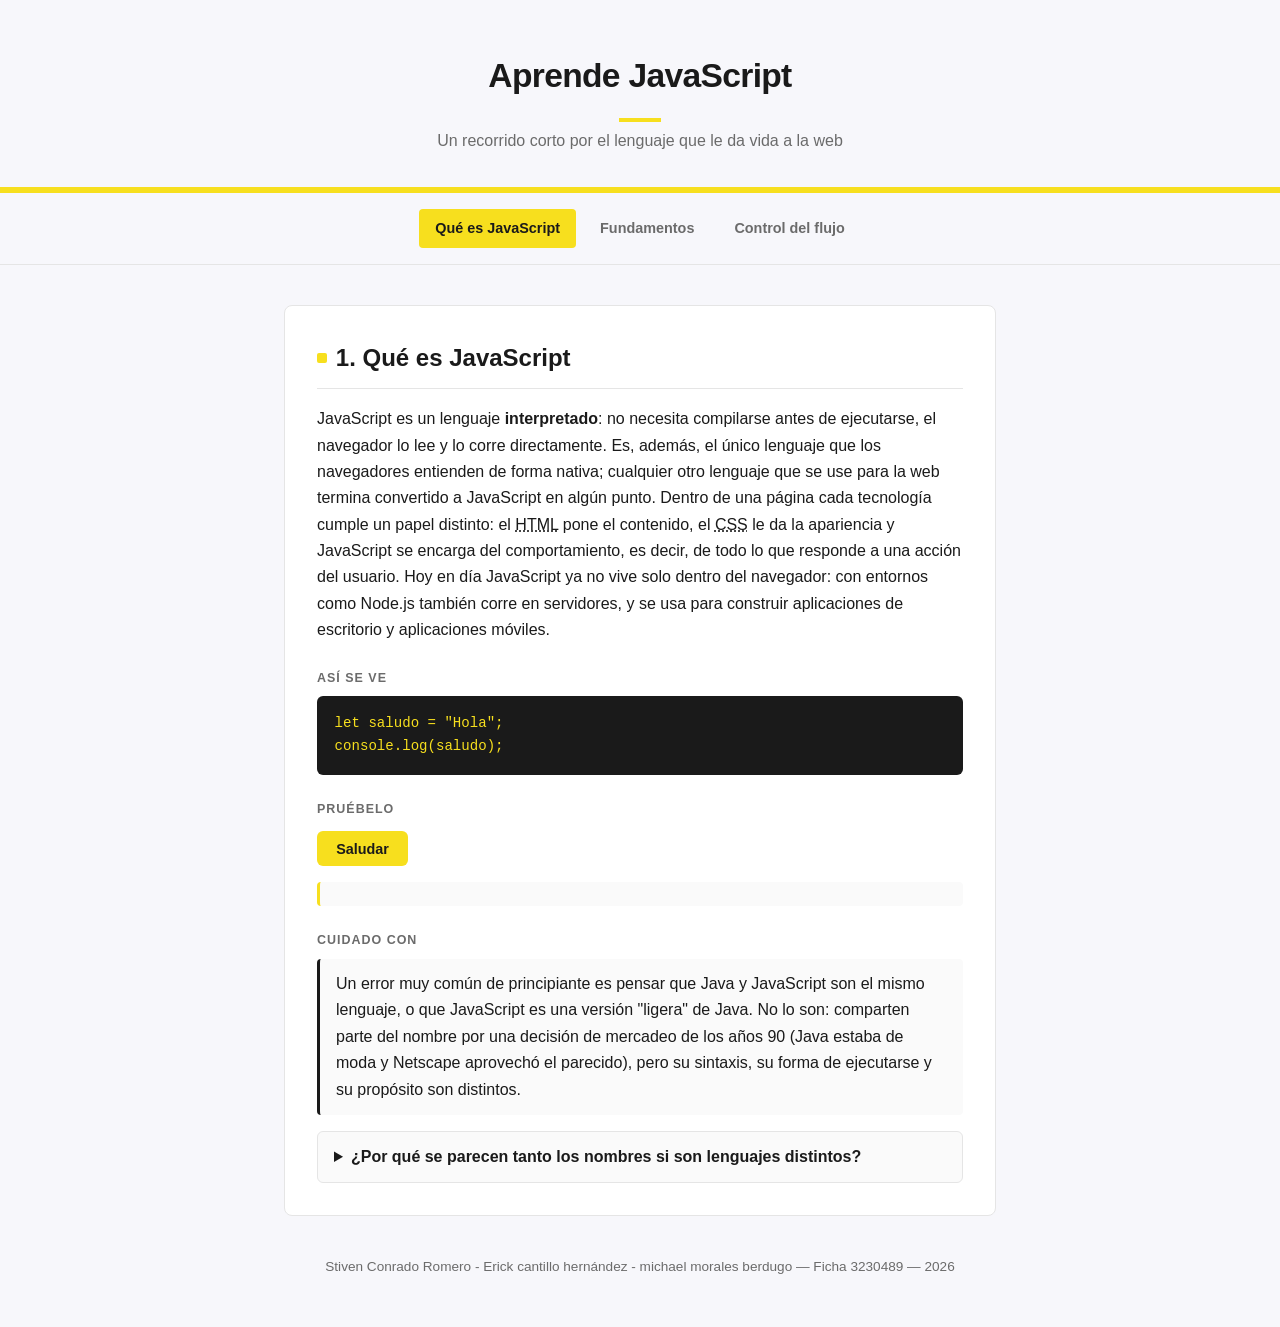
<file: index.html>
<!DOCTYPE html>
<html lang="es">
<head>
  <meta charset="UTF-8">
  <meta name="viewport" content="width=device-width, initial-scale=1.0">
  <title>Aprende JavaScript — Qué es JavaScript</title>
  <link rel="stylesheet" href="css/estilos.css">
  <script src="js/script.js" defer></script>
</head>
<body>

  <header class="cabecera">
    <h1>Aprende JavaScript</h1>
    <p class="lema">Un recorrido corto por el lenguaje que le da vida a la web</p>
  </header>

  <nav class="menu">
    <a href="index.html" class="activo">Qué es JavaScript</a>
    <a href="fundamentos.html">Fundamentos</a>
    <a href="control.html">Control del flujo</a>
  </nav>

  <main>

    <section id="tema-que-es" class="tema">
      <h2>1. Qué es JavaScript</h2>

      <!-- ① La explicación -->
      <p>
        JavaScript es un lenguaje <strong>interpretado</strong>: no necesita compilarse antes de
        ejecutarse, el navegador lo lee y lo corre directamente. Es, además, el único lenguaje que
        los navegadores entienden de forma nativa; cualquier otro lenguaje que se use para la web
        termina convertido a JavaScript en algún punto. Dentro de una página cada tecnología
        cumple un papel distinto: el <abbr title="HyperText Markup Language">HTML</abbr> pone el
        contenido, el <abbr title="Cascading Style Sheets">CSS</abbr> le da la apariencia y
        JavaScript se encarga del comportamiento, es decir, de todo lo que responde a una acción
        del usuario. Hoy en día JavaScript ya no vive solo dentro del navegador: con entornos como
        Node.js también corre en servidores, y se usa para construir aplicaciones de escritorio y
        aplicaciones móviles.
      </p>

      <!-- ② El código que se LEE -->
      <h3>Así se ve</h3>
      <pre><code>let saludo = "Hola";
console.log(saludo);</code></pre>

      <!-- ③ El código que se EJECUTA -->
      <h3>Pruébelo</h3>
      <button id="btnSaludo" aria-pressed="false">Saludar</button>
      <p id="salidaSaludo" class="salida"></p>

      <!-- ④ El error frecuente -->
      <h3>Cuidado con</h3>
      <p class="aviso">
        Un error muy común de principiante es pensar que Java y JavaScript son el mismo lenguaje,
        o que JavaScript es una versión "ligera" de Java. No lo son: comparten parte del nombre
        por una decisión de mercadeo de los años 90 (Java estaba de moda y Netscape aprovechó el
        parecido), pero su sintaxis, su forma de ejecutarse y su propósito son distintos.
      </p>

      <details>
        <summary>¿Por qué se parecen tanto los nombres si son lenguajes distintos?</summary>
        <p>
          JavaScript se llamó originalmente <em>LiveScript</em>. Netscape lo renombró a
          JavaScript como estrategia comercial, aprovechando la popularidad que Java tenía en ese
          momento, aunque el diseño interno de ambos lenguajes no tiene relación directa.
        </p>
      </details>

    </section>

  </main>

  <footer class="pie">
    <p>Stiven Conrado Romero - Erick cantillo hernández - michael morales berdugo — Ficha 3230489 — <span id="anio"></span></p>
  </footer>

</body>
</html>
</file>
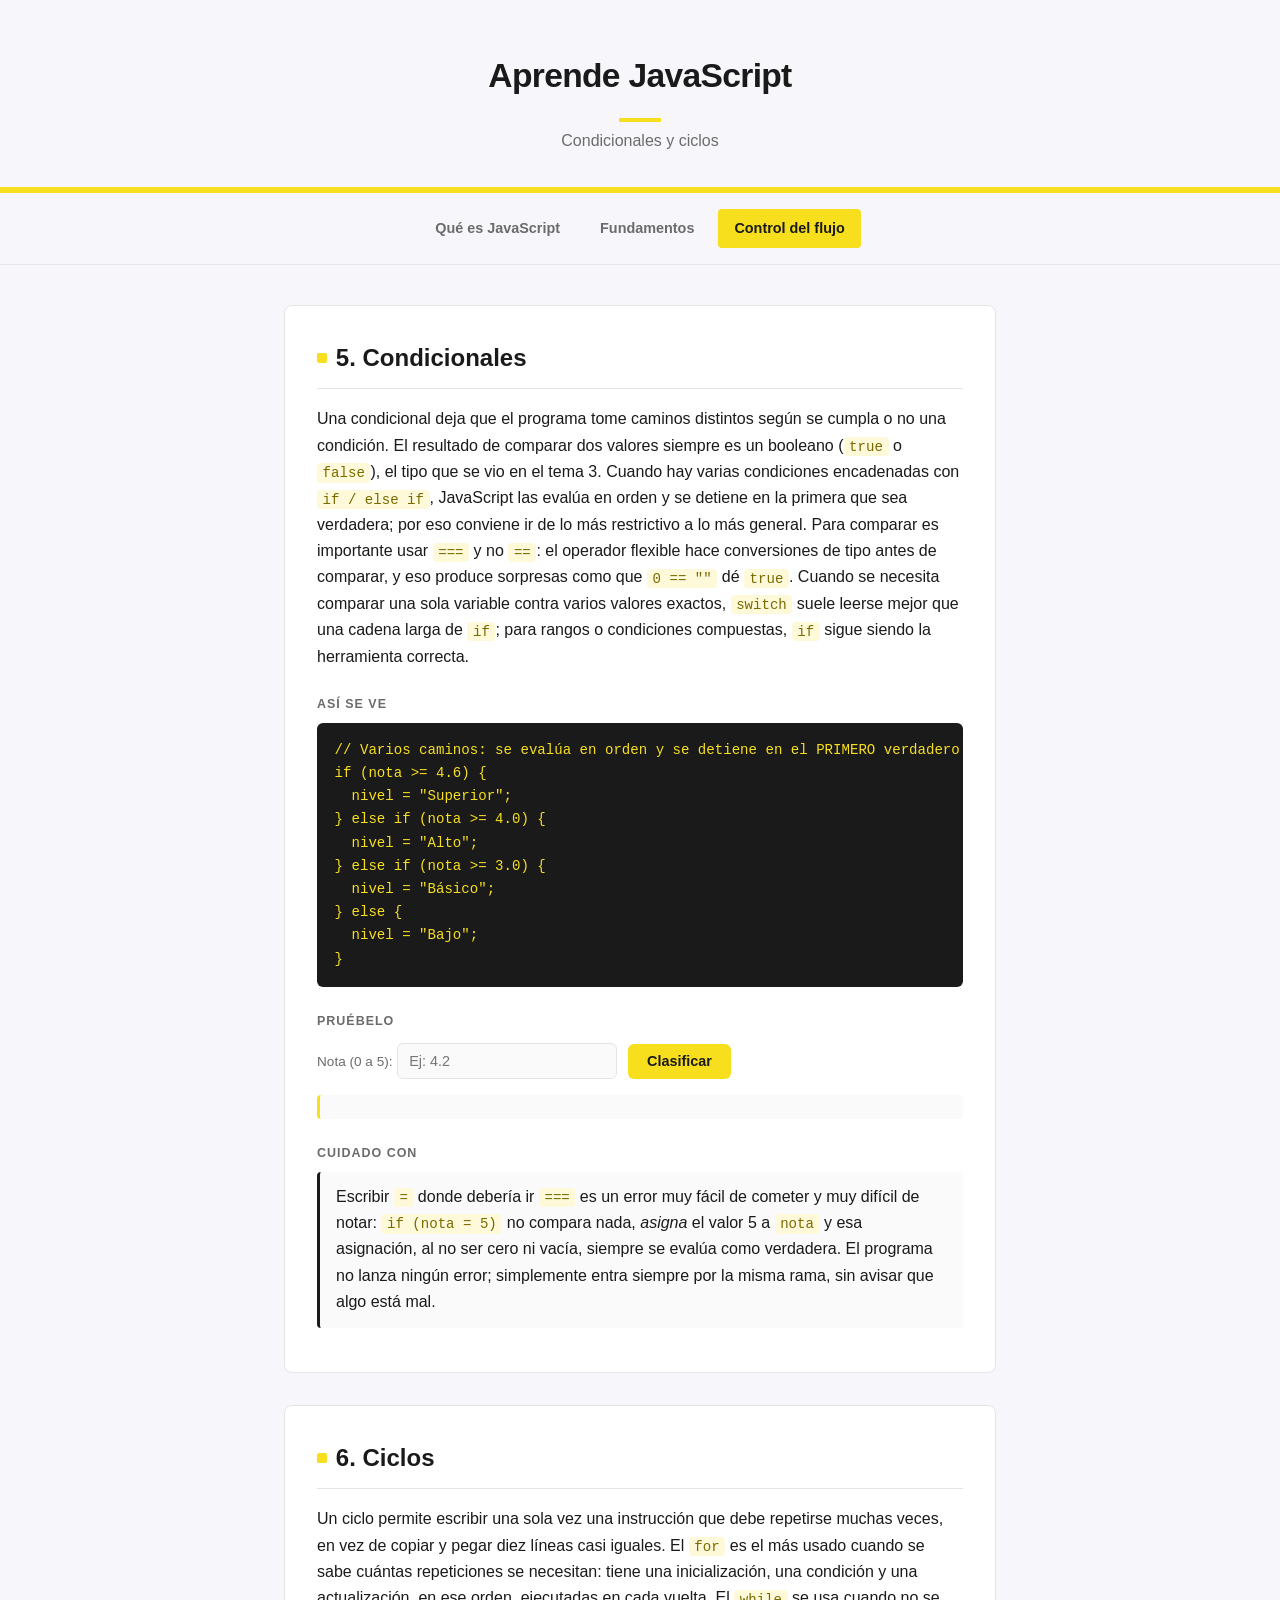
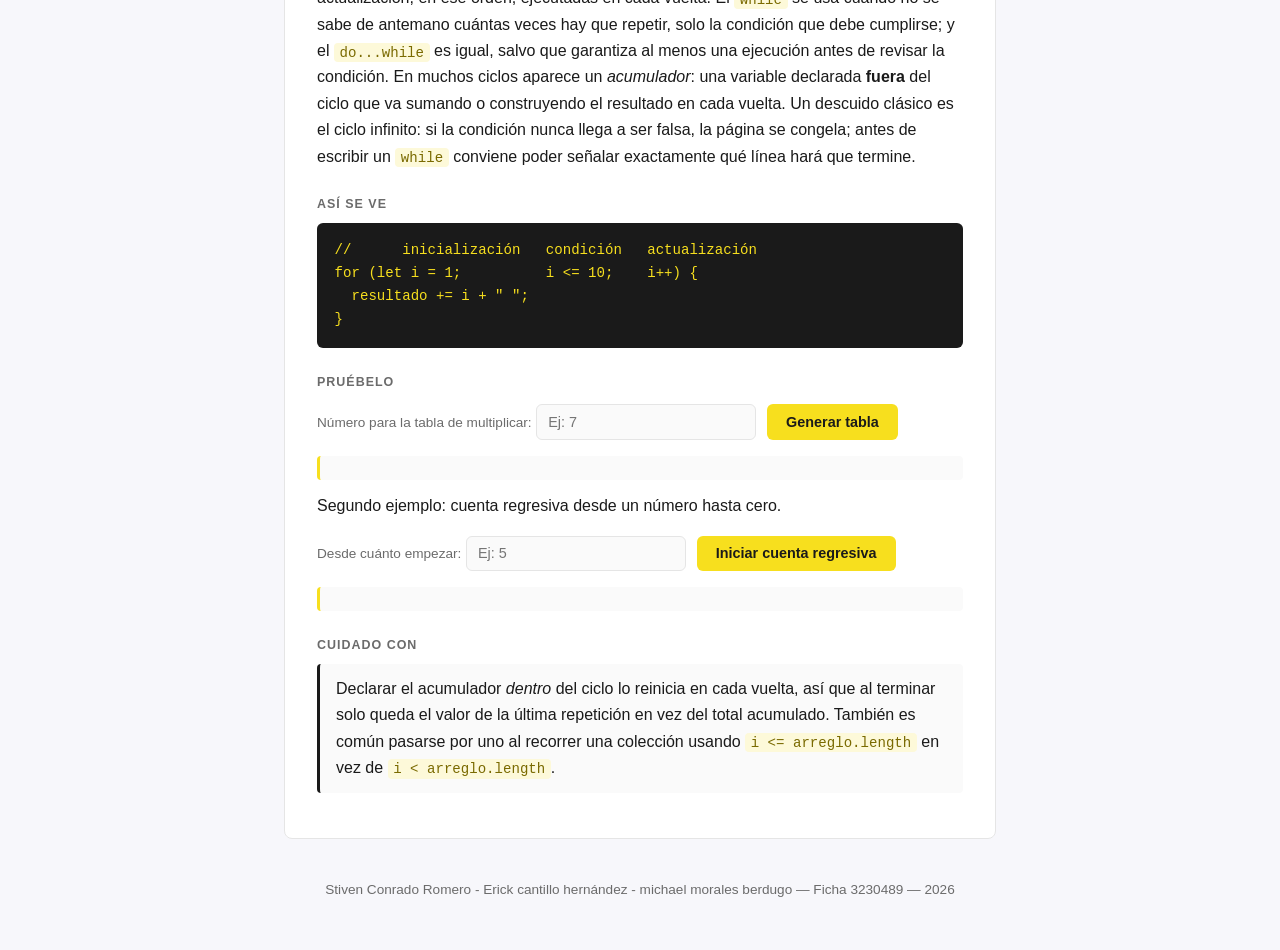
<file: control.html>
<!DOCTYPE html>
<html lang="es">
<head>
  <meta charset="UTF-8">
  <meta name="viewport" content="width=device-width, initial-scale=1.0">
  <title>Aprende JavaScript — Control del flujo</title>
  <link rel="stylesheet" href="css/estilos.css">
  <script src="js/script.js" defer></script>
</head>
<body>

  <header class="cabecera">
    <h1>Aprende JavaScript</h1>
    <p class="lema">Condicionales y ciclos</p>
  </header>

  <nav class="menu">
    <a href="index.html">Qué es JavaScript</a>
    <a href="fundamentos.html">Fundamentos</a>
    <a href="control.html" class="activo">Control del flujo</a>
  </nav>

  <main>

    <!-- ============ TEMA 5: CONDICIONALES ============ -->
    <section id="tema-condicionales" class="tema">
      <h2>5. Condicionales</h2>

      <p>
        Una condicional deja que el programa tome caminos distintos según se cumpla o no una
        condición. El resultado de comparar dos valores siempre es un booleano
        (<code>true</code> o <code>false</code>), el tipo que se vio en el tema 3. Cuando hay
        varias condiciones encadenadas con <code>if / else if</code>, JavaScript las evalúa en
        orden y se detiene en la primera que sea verdadera; por eso conviene ir de lo más
        restrictivo a lo más general. Para comparar es importante usar <code>===</code> y no
        <code>==</code>: el operador flexible hace conversiones de tipo antes de comparar, y eso
        produce sorpresas como que <code>0 == ""</code> dé <code>true</code>. Cuando se necesita
        comparar una sola variable contra varios valores exactos, <code>switch</code> suele leerse
        mejor que una cadena larga de <code>if</code>; para rangos o condiciones compuestas,
        <code>if</code> sigue siendo la herramienta correcta.
      </p>

      <h3>Así se ve</h3>
      <pre><code>// Varios caminos: se evalúa en orden y se detiene en el PRIMERO verdadero
if (nota >= 4.6) {
  nivel = "Superior";
} else if (nota >= 4.0) {
  nivel = "Alto";
} else if (nota >= 3.0) {
  nivel = "Básico";
} else {
  nivel = "Bajo";
}</code></pre>

      <h3>Pruébelo</h3>
      <label for="campoNota">Nota (0 a 5):</label>
      <input type="text" id="campoNota" placeholder="Ej: 4.2">
      <button id="btnClasificar">Clasificar</button>
      <p id="salidaNota" class="salida"></p>

      <h3>Cuidado con</h3>
      <p class="aviso">
        Escribir <code>=</code> donde debería ir <code>===</code> es un error muy fácil de cometer
        y muy difícil de notar: <code>if (nota = 5)</code> no compara nada, <em>asigna</em> el
        valor 5 a <code>nota</code> y esa asignación, al no ser cero ni vacía, siempre se evalúa
        como verdadera. El programa no lanza ningún error; simplemente entra siempre por la misma
        rama, sin avisar que algo está mal.
      </p>
    </section>

    <!-- ============ TEMA 6: CICLOS ============ -->
    <section id="tema-ciclos" class="tema">
      <h2>6. Ciclos</h2>

      <p>
        Un ciclo permite escribir una sola vez una instrucción que debe repetirse muchas veces, en
        vez de copiar y pegar diez líneas casi iguales. El <code>for</code> es el más usado cuando
        se sabe cuántas repeticiones se necesitan: tiene una inicialización, una condición y una
        actualización, en ese orden, ejecutadas en cada vuelta. El <code>while</code> se usa
        cuando no se sabe de antemano cuántas veces hay que repetir, solo la condición que debe
        cumplirse; y el <code>do...while</code> es igual, salvo que garantiza al menos una
        ejecución antes de revisar la condición. En muchos ciclos aparece un
        <em>acumulador</em>: una variable declarada <strong>fuera</strong> del ciclo que va
        sumando o construyendo el resultado en cada vuelta. Un descuido clásico es el ciclo
        infinito: si la condición nunca llega a ser falsa, la página se congela; antes de escribir
        un <code>while</code> conviene poder señalar exactamente qué línea hará que termine.
      </p>

      <h3>Así se ve</h3>
      <pre><code>//      inicialización   condición   actualización
for (let i = 1;          i <= 10;    i++) {
  resultado += i + " ";
}</code></pre>

      <h3>Pruébelo</h3>
      <label for="campoTabla">Número para la tabla de multiplicar:</label>
      <input type="text" id="campoTabla" placeholder="Ej: 7">
      <button id="btnGenerarTabla">Generar tabla</button>
      <pre id="salidaTabla" class="salida"></pre>

      <p>Segundo ejemplo: cuenta regresiva desde un número hasta cero.</p>
      <label for="campoCuenta">Desde cuánto empezar:</label>
      <input type="text" id="campoCuenta" placeholder="Ej: 5">
      <button id="btnCuentaRegresiva">Iniciar cuenta regresiva</button>
      <p id="salidaCuenta" class="salida"></p>

      <h3>Cuidado con</h3>
      <p class="aviso">
        Declarar el acumulador <em>dentro</em> del ciclo lo reinicia en cada vuelta, así que al
        terminar solo queda el valor de la última repetición en vez del total acumulado. También
        es común pasarse por uno al recorrer una colección usando <code>i &lt;=
        arreglo.length</code> en vez de <code>i &lt; arreglo.length</code>.
      </p>
    </section>

  </main>

  <footer class="pie">
    <p>Stiven Conrado Romero - Erick cantillo hernández - michael morales berdugo — Ficha 3230489 — <span id="anio"></span></p>
  </footer>

</body>
</html>
</file>
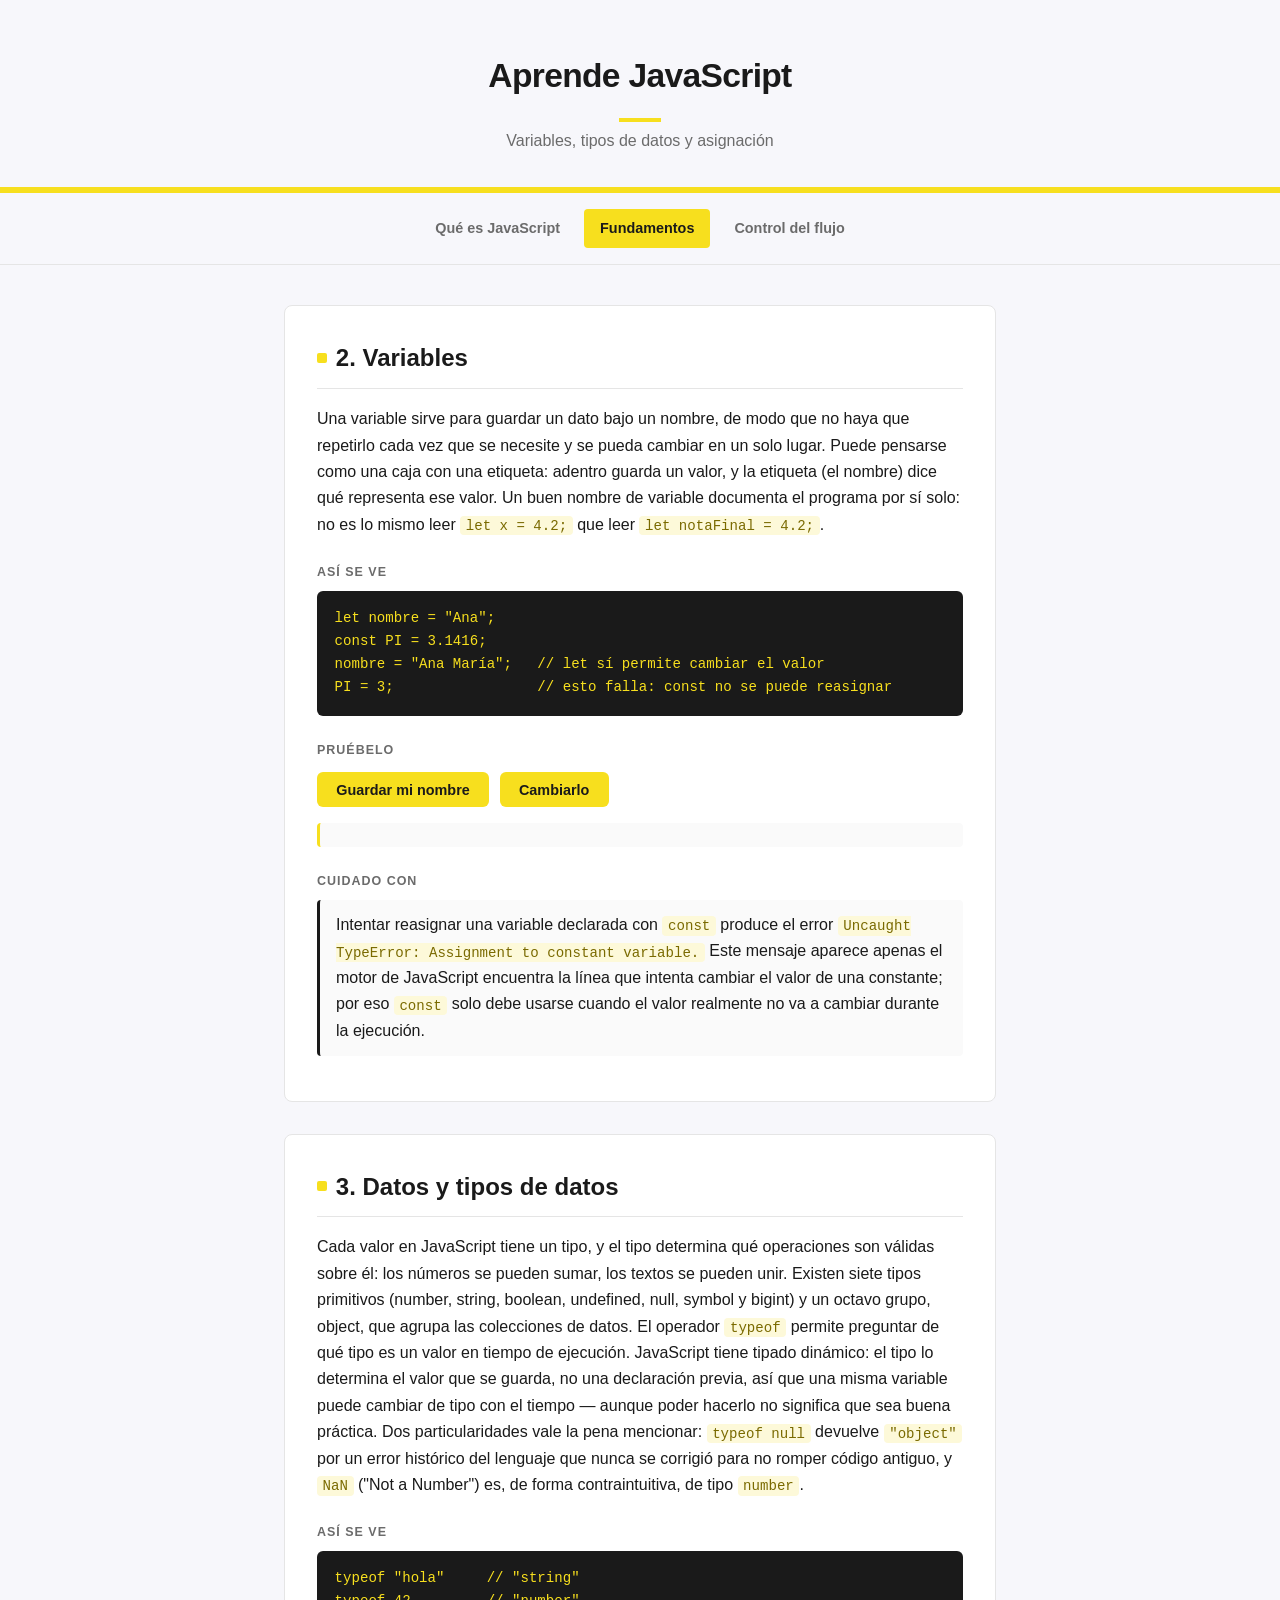
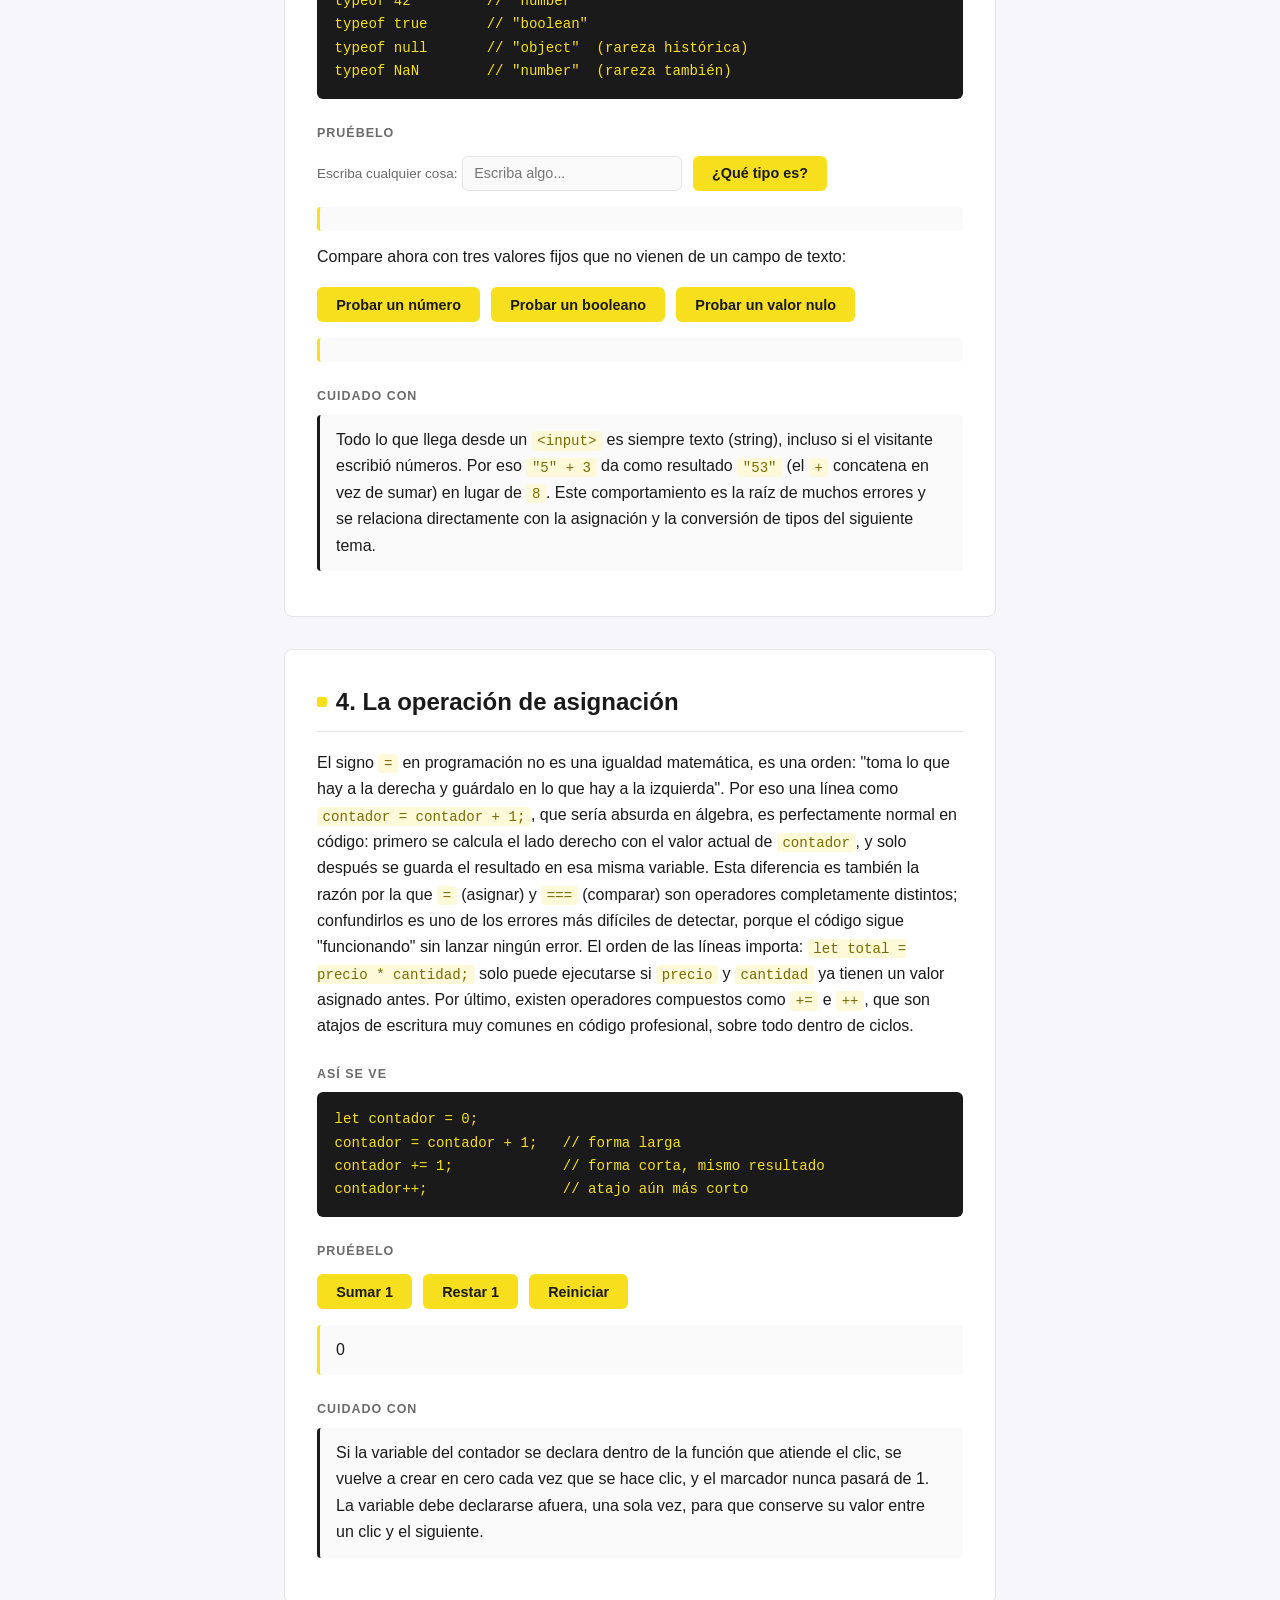
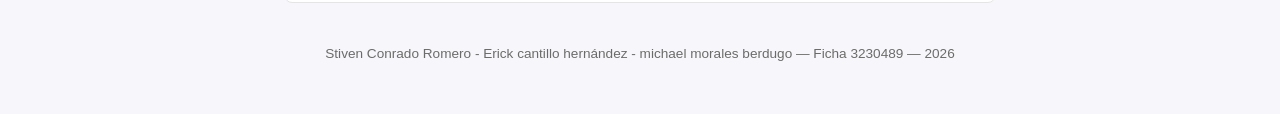
<file: fundamentos.html>
<!DOCTYPE html>
<html lang="es">
<head>
  <meta charset="UTF-8">
  <meta name="viewport" content="width=device-width, initial-scale=1.0">
  <title>Aprende JavaScript — Fundamentos</title>
  <link rel="stylesheet" href="css/estilos.css">
  <script src="js/script.js" defer></script>
</head>
<body>

  <header class="cabecera">
    <h1>Aprende JavaScript</h1>
    <p class="lema">Variables, tipos de datos y asignación</p>
  </header>

  <nav class="menu">
    <a href="index.html">Qué es JavaScript</a>
    <a href="fundamentos.html" class="activo">Fundamentos</a>
    <a href="control.html">Control del flujo</a>
  </nav>

  <main>

    <!-- ============ TEMA 2: VARIABLES ============ -->
    <section id="tema-variables" class="tema">
      <h2>2. Variables</h2>

      <p>
        Una variable sirve para guardar un dato bajo un nombre, de modo que no haya que repetirlo
        cada vez que se necesite y se pueda cambiar en un solo lugar. Puede pensarse como una caja
        con una etiqueta: adentro guarda un valor, y la etiqueta (el nombre) dice qué representa
        ese valor. Un buen nombre de variable documenta el programa por sí solo: no es lo mismo
        leer <code>let x = 4.2;</code> que leer <code>let notaFinal = 4.2;</code>.
      </p>

      <h3>Así se ve</h3>
      <pre><code>let nombre = "Ana";
const PI = 3.1416;
nombre = "Ana María";   // let sí permite cambiar el valor
PI = 3;                 // esto falla: const no se puede reasignar</code></pre>

      <h3>Pruébelo</h3>
      <button id="btnGuardarNombre">Guardar mi nombre</button>
      <button id="btnCambiarNombre">Cambiarlo</button>
      <p id="salidaNombre" class="salida"></p>

      <h3>Cuidado con</h3>
      <p class="aviso">
        Intentar reasignar una variable declarada con <code>const</code> produce el error
        <code>Uncaught TypeError: Assignment to constant variable.</code> Este mensaje aparece
        apenas el motor de JavaScript encuentra la línea que intenta cambiar el valor de una
        constante; por eso <code>const</code> solo debe usarse cuando el valor realmente no va a
        cambiar durante la ejecución.
      </p>
    </section>

    <!-- ============ TEMA 3: DATOS Y TIPOS DE DATOS ============ -->
    <section id="tema-tipos" class="tema">
      <h2>3. Datos y tipos de datos</h2>

      <p>
        Cada valor en JavaScript tiene un tipo, y el tipo determina qué operaciones son válidas
        sobre él: los números se pueden sumar, los textos se pueden unir. Existen siete tipos
        primitivos (number, string, boolean, undefined, null, symbol y bigint) y un octavo grupo,
        object, que agrupa las colecciones de datos. El operador <code>typeof</code> permite
        preguntar de qué tipo es un valor en tiempo de ejecución. JavaScript tiene tipado
        dinámico: el tipo lo determina el valor que se guarda, no una declaración previa, así que
        una misma variable puede cambiar de tipo con el tiempo — aunque poder hacerlo no significa
        que sea buena práctica. Dos particularidades vale la pena mencionar: <code>typeof
        null</code> devuelve <code>"object"</code> por un error histórico del lenguaje que nunca
        se corrigió para no romper código antiguo, y <code>NaN</code> ("Not a Number") es, de
        forma contraintuitiva, de tipo <code>number</code>.
      </p>

      <h3>Así se ve</h3>
      <pre><code>typeof "hola"     // "string"
typeof 42         // "number"
typeof true       // "boolean"
typeof null       // "object"  (rareza histórica)
typeof NaN        // "number"  (rareza también)</code></pre>

      <h3>Pruébelo</h3>
      <label for="campoTipo">Escriba cualquier cosa:</label>
      <input type="text" id="campoTipo" placeholder="Escriba algo...">
      <button id="btnQueTipo">¿Qué tipo es?</button>
      <p id="salidaTipo" class="salida"></p>

      <p>Compare ahora con tres valores fijos que no vienen de un campo de texto:</p>
      <button id="btnTipoNumero">Probar un número</button>
      <button id="btnTipoBooleano">Probar un booleano</button>
      <button id="btnTipoNulo">Probar un valor nulo</button>
      <p id="salidaTipoFijo" class="salida"></p>

      <h3>Cuidado con</h3>
      <p class="aviso">
        Todo lo que llega desde un <code>&lt;input&gt;</code> es siempre texto (string), incluso
        si el visitante escribió números. Por eso <code>"5" + 3</code> da como resultado
        <code>"53"</code> (el <code>+</code> concatena en vez de sumar) en lugar de <code>8</code>.
        Este comportamiento es la raíz de muchos errores y se relaciona directamente con la
        asignación y la conversión de tipos del siguiente tema.
      </p>
    </section>

    <!-- ============ TEMA 4: LA OPERACIÓN DE ASIGNACIÓN ============ -->
    <section id="tema-asignacion" class="tema">
      <h2>4. La operación de asignación</h2>

      <p>
        El signo <code>=</code> en programación no es una igualdad matemática, es una orden: "toma
        lo que hay a la derecha y guárdalo en lo que hay a la izquierda". Por eso una línea como
        <code>contador = contador + 1;</code>, que sería absurda en álgebra, es perfectamente
        normal en código: primero se calcula el lado derecho con el valor actual de
        <code>contador</code>, y solo después se guarda el resultado en esa misma variable. Esta
        diferencia es también la razón por la que <code>=</code> (asignar) y <code>===</code>
        (comparar) son operadores completamente distintos; confundirlos es uno de los errores más
        difíciles de detectar, porque el código sigue "funcionando" sin lanzar ningún error. El
        orden de las líneas importa: <code>let total = precio * cantidad;</code> solo puede
        ejecutarse si <code>precio</code> y <code>cantidad</code> ya tienen un valor asignado
        antes. Por último, existen operadores compuestos como <code>+=</code> e <code>++</code>,
        que son atajos de escritura muy comunes en código profesional, sobre todo dentro de ciclos.
      </p>

      <h3>Así se ve</h3>
      <pre><code>let contador = 0;
contador = contador + 1;   // forma larga
contador += 1;             // forma corta, mismo resultado
contador++;                // atajo aún más corto</code></pre>

      <h3>Pruébelo</h3>
      <button id="btnSumar">Sumar 1</button>
      <button id="btnRestar">Restar 1</button>
      <button id="btnReiniciar">Reiniciar</button>
      <p id="marcadorContador" class="salida">0</p>

      <h3>Cuidado con</h3>
      <p class="aviso">
        Si la variable del contador se declara dentro de la función que atiende el clic,
        se vuelve a crear en cero cada vez que se hace clic, y el marcador nunca pasará de 1. La
        variable debe declararse afuera, una sola vez, para que conserve su valor entre un clic y
        el siguiente.
      </p>
    </section>

  </main>

  <footer class="pie">
    <p>Stiven Conrado Romero - Erick cantillo hernández - michael morales berdugo — Ficha 3230489 — <span id="anio"></span></p>
  </footer>

</body>
</html>
</file>
<file: css/estilos.css>
/* ---------- Variables: paleta JavaScript (minimalista) ---------- */
:root {
  --fondo: #f7f7fb;
  --fondo-tarjeta: #ffffff;
  --texto: #1a1a1a;
  --acento: #1a1a1a;      /* negro JS, para texto y bordes fuertes */
  --amarillo: #f7df1e;    /* amarillo JS, solo como acento puntual */
  --acento-suave: #fdf9d9;
  --suave: #6b6b6b;
  --borde: #e5e5e5;
  --exito: #1a1a1a;
  --aviso: #1a1a1a;
}

* { box-sizing: border-box; margin: 0; padding: 0; }

body {
  background: var(--fondo);
  color: var(--texto);
  font-family: -apple-system, "Segoe UI", Roboto, sans-serif;
  line-height: 1.65;
  padding: 0 0 3rem;
}

/* ---------- Cabecera y navegación ---------- */
.cabecera {
  background: var(--fondo);
  border-bottom: 6px solid var(--amarillo);
  padding: 3rem 2rem 2rem;
  text-align: center;
}

.cabecera h1 {
  font-size: 2.1rem;
  font-weight: 800;
  letter-spacing: -.02em;
  margin-bottom: .4rem;
  color: var(--texto);
}

.cabecera h1::after {
  content: "";
  display: block;
  width: 42px;
  height: 4px;
  background: var(--amarillo);
  margin: .9rem auto 0;
}

.lema {
  color: var(--suave);
  font-size: 1rem;
}

.menu {
  display: flex;
  justify-content: center;
  gap: .5rem;
  background: var(--fondo);
  padding: 1rem;
  border-bottom: 1px solid var(--borde);
  flex-wrap: wrap;
  position: sticky;
  top: 0;
  z-index: 10;
}

.menu a {
  text-decoration: none;
  color: var(--suave);
  font-weight: 600;
  font-size: .9rem;
  padding: .5rem 1rem;
  border-radius: 4px;
  transition: background .15s ease, color .15s ease;
}

.menu a:hover {
  background: #f5f5f5;
  color: var(--texto);
}

/* Marcar la página actual en el menú */
.menu a.activo {
  background: var(--amarillo);
  color: #1a1a1a;
}

/* ---------- Contenido principal ---------- */
main {
  max-width: 760px;
  margin: 2.5rem auto;
  padding: 0 1.5rem;
}

.tema {
  background: var(--fondo-tarjeta);
  border: 1px solid var(--borde);
  border-radius: 8px;
  padding: 2rem;
  margin-bottom: 2rem;
}

.tema h2 {
  color: var(--texto);
  font-weight: 700;
  margin-bottom: 1.1rem;
  padding-bottom: .6rem;
  border-bottom: 1px solid var(--borde);
  display: flex;
  align-items: center;
  gap: .55rem;
}

.tema h2::before {
  content: "";
  width: 10px;
  height: 10px;
  background: var(--amarillo);
  border-radius: 2px;
  flex-shrink: 0;
}

.tema h3 {
  margin: 1.5rem 0 .5rem;
  font-size: .78rem;
  color: var(--suave);
  text-transform: uppercase;
  letter-spacing: .08em;
  font-weight: 700;
}

.tema p {
  margin-bottom: .8rem;
}

/* ---------- El bloque de código ---------- */
pre {
  background: #1a1a1a;
  color: var(--amarillo);
  padding: 1rem 1.1rem;
  border-radius: 6px;
  overflow-x: auto;
  margin-bottom: .8rem;
}

code {
  font-family: "SFMono-Regular", "Consolas", "Courier New", monospace;
  font-size: .88rem;
}

p code, label code {
  background: var(--acento-suave);
  color: #7a6a00;
  padding: .1rem .35rem;
  border-radius: 4px;
}

/* ---------- Controles: botones e inputs ---------- */
button {
  background: var(--amarillo);
  color: #1a1a1a;
  border: none;
  padding: .6rem 1.2rem;
  border-radius: 6px;
  font-weight: 700;
  font-size: .9rem;
  cursor: pointer;
  margin: .25rem .4rem .25rem 0;
  transition: filter .15s ease, transform .05s ease;
}

button:hover { filter: brightness(.94); }
button:active { transform: translateY(1px); }

input[type="text"] {
  padding: .55rem .7rem;
  border: 1px solid var(--borde);
  border-radius: 6px;
  font-size: .9rem;
  margin: .25rem .4rem .25rem 0;
  width: 220px;
  max-width: 100%;
  background: #fafafa;
}

input[type="text"]:focus {
  outline: none;
  border-color: var(--amarillo);
  box-shadow: 0 0 0 3px rgba(247, 223, 30, .35);
}

label {
  display: inline-block;
  margin-bottom: .3rem;
  font-size: .85rem;
  color: var(--suave);
}

/* ---------- Salidas y avisos ---------- */
.salida {
  background: #fafafa;
  border-left: 3px solid var(--amarillo);
  padding: .75rem 1rem;
  border-radius: 4px;
  margin-top: .75rem;
  min-height: 1.2rem;
}

.aviso {
  background: #fafafa;
  border-left: 3px solid #1a1a1a;
  padding: .75rem 1rem;
  border-radius: 4px;
  color: var(--texto);
}

details {
  margin-top: 1rem;
  background: #fafafa;
  border: 1px solid var(--borde);
  border-radius: 6px;
  padding: .75rem 1rem;
}

summary {
  cursor: pointer;
  font-weight: 700;
  color: var(--texto);
}

/* ---------- Pie de página ---------- */
.pie {
  text-align: center;
  color: var(--suave);
  font-size: .85rem;
  margin-top: 2rem;
}
</file>
